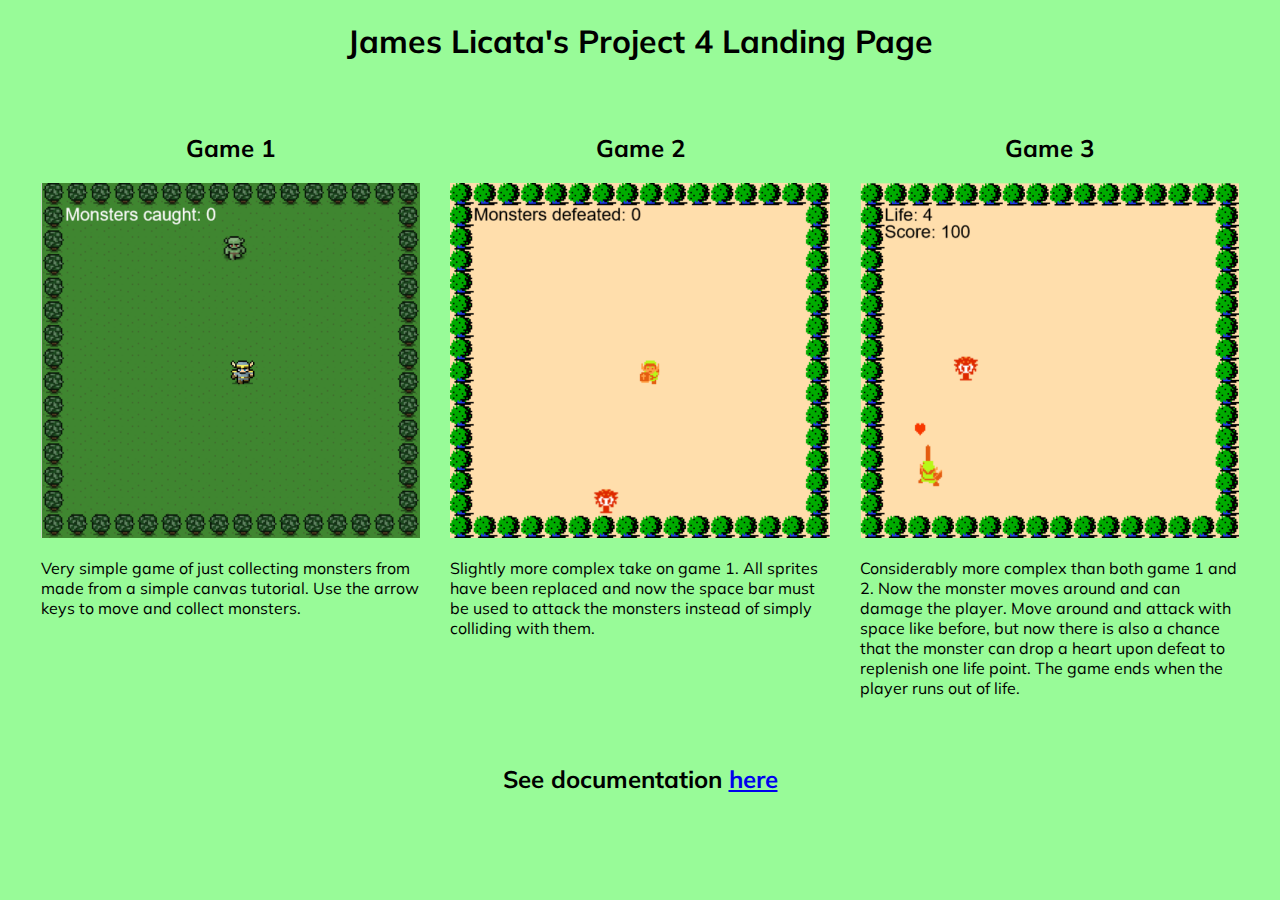
<file: index.html>
<!DOCTYPE html>
<html lang="en">

<head>
    <meta charset="UTF-8">
    <meta name="viewport" content="width=device-width, initial-scale=1.0">
    <meta http-equiv="X-UA-Compatible" content="ie=edge">
    <link rel="stylesheet" href="game.css">
    <title>Landing Page</title>
</head>

<body>
    <h1>James Licata's Project 4 Landing Page</h1>

    <div id="container">
        <div id="page1">
            <h2>Game 1</h2>
            <a href="page1.html">
                <img src="page1.png" alt="game 1 picture">
            </a>
            <p>Very simple game of just collecting monsters from made from a simple canvas tutorial. Use the arrow keys to move
                and collect monsters.</p>
        </div>
        <div id="page2">
            <h2>Game 2</h2>
            <a href="page2.html">
                <img src="page2.png" alt="game 2 picture">
            </a>
            <p>Slightly more complex take on game 1. All sprites have been replaced and now the space bar must be used to attack
                the monsters instead of simply colliding with them.</p>
        </div>
        <div id="page3">
            <h2>Game 3</h2>
            <a href="page3.html">
                <img src="page3.png" alt="game 3 picture">
            </a>
            <p>Considerably more complex than both game 1 and 2. Now the monster moves around and can damage the player. Move
                around and attack with space like before, but now there is also a chance that the monster can drop a heart
                upon defeat to replenish one life point. The game ends when the player runs out of life.
            </p>
        </div>
    </div>

    <footer>
        <h2>See documentation
            <a href="documentation.html">here</a>
        </h2>
    </footer>
</body>

</html>
</file>
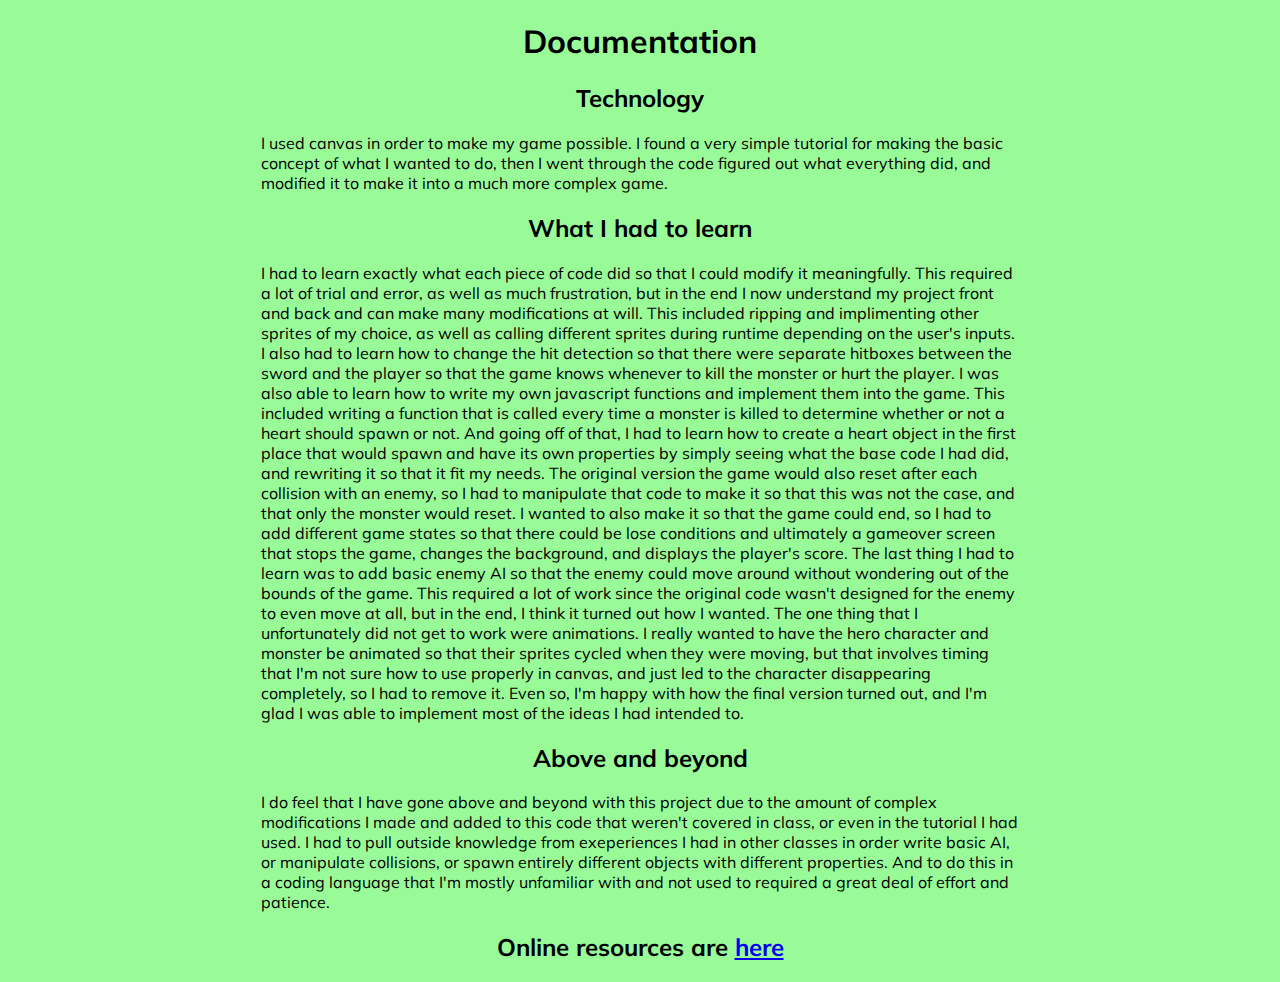
<file: documentation.html>
<!DOCTYPE html>
<html lang="en">

<head>
    <meta charset="UTF-8">
    <meta name="viewport" content="width=device-width, initial-scale=1.0">
    <meta http-equiv="X-UA-Compatible" content="ie=edge">
    <link rel="stylesheet" href="game.css">
    <title>Documentation</title>
</head>

<body>
    <div id="doc">
        <h1>Documentation</h1>
        <h2>Technology</h2>
        <p>
            I used canvas in order to make my game possible. I found a very simple tutorial for making the basic concept of what I wanted
            to do, then I went through the code figured out what everything did, and modified it to make it into a much more
            complex game.
        </p>
        <h2>What I had to learn</h2>
        <p>
            I had to learn exactly what each piece of code did so that I could modify it meaningfully. This required a lot of trial and
            error, as well as much frustration, but in the end I now understand my project front and back and can make many
            modifications at will. This included ripping and implimenting other sprites of my choice, as well as calling
            different sprites during runtime depending on the user's inputs. I also had to learn how to change the hit detection
            so that there were separate hitboxes between the sword and the player so that the game knows whenever to kill
            the monster or hurt the player. I was also able to learn how to write my own javascript functions and implement
            them into the game. This included writing a function that is called every time a monster is killed to determine
            whether or not a heart should spawn or not. And going off of that, I had to learn how to create a heart object
            in the first place that would spawn and have its own properties by simply seeing what the base code I had did,
            and rewriting it so that it fit my needs. The original version the game would also reset after each collision
            with an enemy, so I had to manipulate that code to make it so that this was not the case, and that only the monster
            would reset. I wanted to also make it so that the game could end, so I had to add different game states so that
            there could be lose conditions and ultimately a gameover screen that stops the game, changes the background,
            and displays the player's score. The last thing I had to learn was to add basic enemy AI so that the enemy could
            move around without wondering out of the bounds of the game. This required a lot of work since the original code
            wasn't designed for the enemy to even move at all, but in the end, I think it turned out how I wanted. The one
            thing that I unfortunately did not get to work were animations. I really wanted to have the hero character and
            monster be animated so that their sprites cycled when they were moving, but that involves timing that I'm not
            sure how to use properly in canvas, and just led to the character disappearing completely, so I had to remove
            it. Even so, I'm happy with how the final version turned out, and I'm glad I was able to implement most of the
            ideas I had intended to.
        </p>
        <h2>Above and beyond</h2>
        <p>
            I do feel that I have gone above and beyond with this project due to the amount of complex modifications I made and added
            to this code that weren't covered in class, or even in the tutorial I had used. I had to pull outside knowledge
            from exeperiences I had in other classes in order write basic AI, or manipulate collisions, or spawn entirely
            different objects with different properties. And to do this in a coding language that I'm mostly unfamiliar
            with and not used to required a great deal of effort and patience.
        </p>
        <h2>Online resources are
            <a href="http://www.lostdecadegames.com/how-to-make-a-simple-html5-canvas-game/">here</a>
        </h2>
    </div>
</body>

</html>
</file>
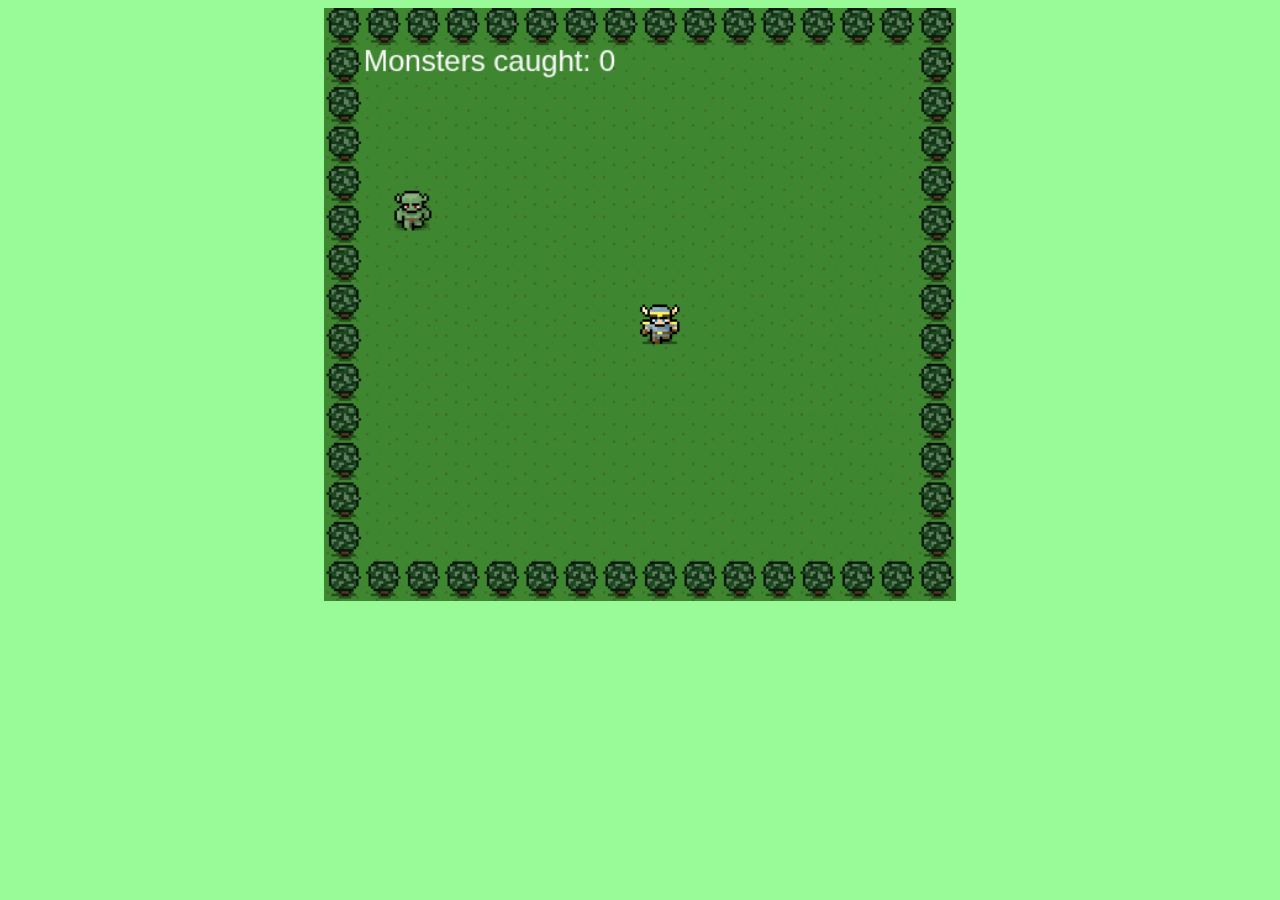
<file: page1.html>
<!DOCTYPE html>
<html lang="en">

<head>
    <meta charset="UTF-8">
    <meta name="viewport" content="width=device-width, initial-scale=1.0">
    <meta http-equiv="X-UA-Compatible" content="ie=edge">
    <link rel="stylesheet" href="game.css">
    <title>Simple Game 1</title>

</head>

<body>
    <script>
        var canvas = document.createElement("canvas");
        var ctx = canvas.getContext("2d");
        canvas.width = 512;
        canvas.height = 480;
        document.body.appendChild(canvas);

        // Background image
        var bgReady = false;
        var bgImage = new Image();
        bgImage.onload = function () {
            bgReady = true;
        };
        bgImage.src = "background.png";

        // Hero image
        var heroReady = false;
        var heroImage = new Image();
        heroImage.onload = function () {
            heroReady = true;
        };
        heroImage.src = "hero.png";

        // Monster image
        var monsterReady = false;
        var monsterImage = new Image();
        monsterImage.onload = function () {
            monsterReady = true;
        };
        monsterImage.src = "monster.png";

        // Game objects
        var hero =
            {
                speed: 256, // movement in pixels per second
                x: 0,
                y: 0
            };

        var monster =
            {
                x: 0,
                y: 0
            };
        var monstersCaught = 0;

        // Handle keyboard controls
        var keysDown = {};

        addEventListener("keydown", function (e) {
            keysDown[e.keyCode] = true;
        }, false);

        addEventListener("keyup", function (e) {
            delete keysDown[e.keyCode];
        }, false);

        // Reste the game when the player catches a monster
        var reset = function () {
            hero.x = canvas.width / 2;
            hero.y = canvas.height / 2;

            // Throw the monster somewhere on the screen randomly
            monster.x = 32 + (Math.random() * (canvas.width - 64));
            monster.y = 32 + (Math.random() * (canvas.height - 64));
        };

        // Update game objects
        var update = function (modifier) {
            if (38 in keysDown) // Player holding up
            {
                hero.y -= hero.speed * modifier;
            }
            if (40 in keysDown) // Player holding down
            {
                hero.y += hero.speed * modifier;
            }
            if (37 in keysDown) // Player holding left
            {
                hero.x -= hero.speed * modifier;
            }
            if (39 in keysDown) // Player holding right
            {
                hero.x += hero.speed * modifier;
            }

            // Are they touching?
            if (
                hero.x <= (monster.x + 32)
                && monster.x <= (hero.x + 32)
                && hero.y <= (monster.y + 32)
                && monster.y <= (hero.y + 32)
            ) {
                ++monstersCaught;
                reset();
            }
        };

        // Draw everything
        var render = function () {
            if (bgReady) {
                ctx.drawImage(bgImage, 0, 0);
            }

            if (heroReady) {
                ctx.drawImage(heroImage, hero.x, hero.y);
            }

            if (monsterReady) {
                ctx.drawImage(monsterImage, monster.x, monster.y);
            }

            // Score
            ctx.fillStyle = "rgb(250, 250, 250)";
            ctx.font = "24px Helvetica";
            ctx.textAlign = "left";
            ctx.textBaseline = "top";
            ctx.fillText("Monsters caught: " + monstersCaught, 32, 32);
        };

        // The main game loop
        var main = function () {
            var now = Date.now();
            var delta = now - then;

            update(delta / 1000);
            render();

            then = now;

            // Request to do this again ASAP
            requestAnimationFrame(main);
        };

        // Cross-browser support for requestAnimationFram
        var w = window;
        requestAnimationFrame = w.requestAnimationFrame || w.webkitRequestAnimationFrame || w.msRequestAnimationFrame || w.mozRequestAnimationFrame;

        // Play the game
        var then = Date.now();
        reset();
        main();
    </script>
</body>

</html>
</file>
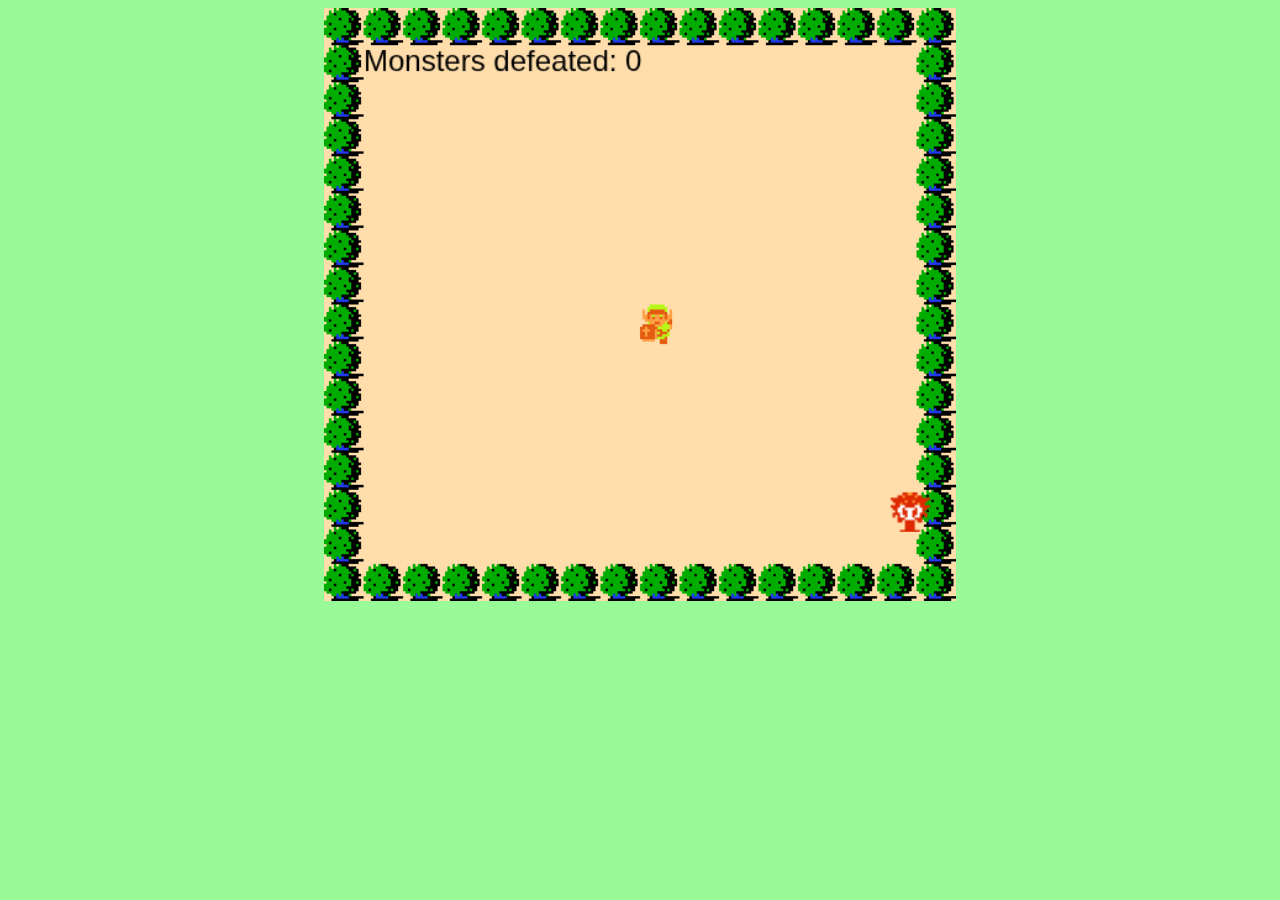
<file: page2.html>
<!DOCTYPE html>
<html lang="en">

<head>
    <meta charset="UTF-8">
    <meta name="viewport" content="width=device-width, initial-scale=1.0">
    <meta http-equiv="X-UA-Compatible" content="ie=edge">
    <link rel="stylesheet" href="game.css">
    <title>Simple Game 2</title>

</head>

<body>
    <script>
        var canvas = document.createElement("canvas");
        var ctx = canvas.getContext("2d");
        canvas.width = 512;
        canvas.height = 480;
        document.body.appendChild(canvas);

        // Background image
        var bgReady = false;
        var bgImage = new Image();
        bgImage.onload = function () {
            bgReady = true;
        };
        bgImage.src = "background2.png";

        // Hero image
        var heroReady = false;
        var linkDown = new Image();
        var linkDown2 = new Image();
        var linkRight = new Image();
        var linkRight2 = new Image();
        var linkUp = new Image();
        var linkUp2 = new Image();
        var linkLeft = new Image();
        var linkLeft2 = new Image();
        var linkStabDown = new Image();
        var linkStabUp = new Image();
        var linkStabLeft = new Image();
        var linkStabRight = new Image();
        linkDown.onload = function () {
            heroReady = true;
        };
        linkDown2.onload = function () {
            heroReady = true;
        };
        linkRight.onload = function () {
            heroReady = true;
        };
        linkRight2.onload = function () {
            heroReady = true;
        };
        linkUp.onload = function () {
            heroReady = true;
        };
        linkUp2.onload = function () {
            heroReady = true;
        };
        linkLeft.onload = function () {
            heroReady = true;
        };
        linkLeft2.onload = function () {
            heroReady = true;
        };
        linkStabDown.onload = function () {
            heroReady = true;
        };
        linkStabRight.onload = function () {
            heroReady = true;
        };
        linkStabLeft.onload = function () {
            heroReady = true;
        };
        linkStabUp.onload = function () {
            heroReady = true;
        };
        linkDown.src = "link/link.png";
        linkDown2.src = "link/link2.png";
        linkRight.src = "link/linkRight.png";
        linkRight2.src = "link/linkRight2.png";
        linkUp.src = "link/linkUp.png";
        linkUp2.src = "link/linkUp2.png";
        linkLeft.src = "link/linkLeft.png";
        linkLeft2.src = "link/linkLeft2.png";
        linkStabDown.src = "link/linkStabDown.png";
        linkStabRight.src = "link/linkStabRight.png";
        linkStabUp.src = "link/linkStabUp.png";
        linkStabLeft.src = "link/linkStabLeft.png";

        // Monster image
        var monsterReady = false;
        var monsterImage = new Image();
        monsterImage.onload = function () {
            monsterReady = true;
        };
        monsterImage.src = "octorock/octorockDown.png";

        // Game objects
        var hero =
            {
                speed: 256, // movement in pixels per second
                x: 0,
                y: 0
            };

        var monster =
            {
                x: 0,
                y: 0
            };
        var monstersCaught = 0;

        // Handle keyboard controls
        var keysDown = {};

        addEventListener("keydown", function (e) {
            keysDown[e.keyCode] = true;
        }, false);

        addEventListener("keyup", function (e) {
            delete keysDown[e.keyCode];
        }, false);

        // Reste the game when the player catches a monster
        var reset = function () {
            hero.x = canvas.width / 2;
            hero.y = canvas.height / 2;

            // Throw the monster somewhere on the screen randomly
            monster.x = 32 + (Math.random() * (canvas.width - 64));
            monster.y = 32 + (Math.random() * (canvas.height - 64));
        };

        let direction = "down"
        let attack = false;

        // Update game objects
        // checks for player inputs
        var update = function (modifier) {
            if (32 in keysDown) // Player holding space
            {
                attack = true;
            }
            else if (38 in keysDown) // Player holding up
            {
                hero.y -= hero.speed * modifier;
                direction = "up";
            }
            else if (40 in keysDown) // Player holding down
            {
                hero.y += hero.speed * modifier;
                direction = "down";
            }
            else if (37 in keysDown) // Player holding left
            {
                hero.x -= hero.speed * modifier;
                direction = "left";
            }
            else if (39 in keysDown) // Player holding right
            {
                hero.x += hero.speed * modifier;
                direction = "right";
            }

            else if (32 in keysDown) // Player holding space
            {
                attack = true;
            }

            // Are they touching?
            // each if calculates collision detection with the sword in each direction
            if (hero.x <= (monster.x + 32)
                && monster.x <= (hero.x + 32)
                && hero.y <= (monster.y + 32)
                && monster.y <= (hero.y + 50)
                && attack
                && direction == "down") {
                ++monstersCaught;
                reset();
            }

            else if (hero.x <= (monster.x + 32)
                && monster.x <= (hero.x + 32)
                && hero.y <= (monster.y + 50)
                && monster.y <= (hero.y + 32)
                && attack
                && direction == "up") {
                ++monstersCaught;
                reset();
            }

            else if (hero.x <= (monster.x + 50)
                && monster.x <= (hero.x + 32)
                && hero.y <= (monster.y + 32)
                && monster.y <= (hero.y + 32)
                && attack
                && direction == "left") {
                ++monstersCaught;
                reset();
            }

            else if (hero.x <= (monster.x + 32)
                && monster.x <= (hero.x + 50)
                && hero.y <= (monster.y + 32)
                && monster.y <= (hero.y + 32)
                && attack
                && direction == "right") {
                ++monstersCaught;
                reset();
            }
        };

        var timer = 0;
        // Draw everything
        var render = function () {
            if (bgReady) {
                ctx.drawImage(bgImage, 0, 0);
            }

            // draws based on which direction was pressed last and whether or not the player is attacking
            if (heroReady) {
                if (direction == "up") {
                    if (attack) {
                        ctx.drawImage(linkStabUp, hero.x, hero.y - 20);
                    }
                    else ctx.drawImage(linkUp, hero.x, hero.y);

                    attack = false;
                }

                if (direction == "down") {
                    if (attack) {
                        ctx.drawImage(linkStabDown, hero.x, hero.y);
                    }
                    else ctx.drawImage(linkDown, hero.x, hero.y);

                    attack = false;
                }

                if (direction == "left") {
                    if (attack) {
                        ctx.drawImage(linkStabLeft, hero.x - 20, hero.y);
                    }
                    else ctx.drawImage(linkLeft, hero.x, hero.y);

                    attack = false;
                }

                if (direction == "right") {
                    if (attack) {
                        ctx.drawImage(linkStabRight, hero.x, hero.y);
                    }
                    else ctx.drawImage(linkRight, hero.x, hero.y);

                    attack = false;
                }
            }

            if (monsterReady) {
                ctx.drawImage(monsterImage, monster.x, monster.y);
            }

            // Score
            ctx.fillStyle = "black";
            ctx.font = "24px Helvetica";
            ctx.textAlign = "left";
            ctx.textBaseline = "top";
            ctx.fillText("Monsters defeated: " + monstersCaught, 32, 32);
        };

        // The main game loop
        var main = function () {
            var now = Date.now();
            var delta = now - then;

            update(delta / 1000);
            render();

            then = now;

            // Request to do this again ASAP
            requestAnimationFrame(main);
        };

        // Cross-browser support for requestAnimationFram
        var w = window;
        requestAnimationFrame = w.requestAnimationFrame || w.webkitRequestAnimationFrame || w.msRequestAnimationFrame || w.mozRequestAnimationFrame;

        // Play the game
        var then = Date.now();
        reset();
        main();
    </script>

</body>

</html>
</file>
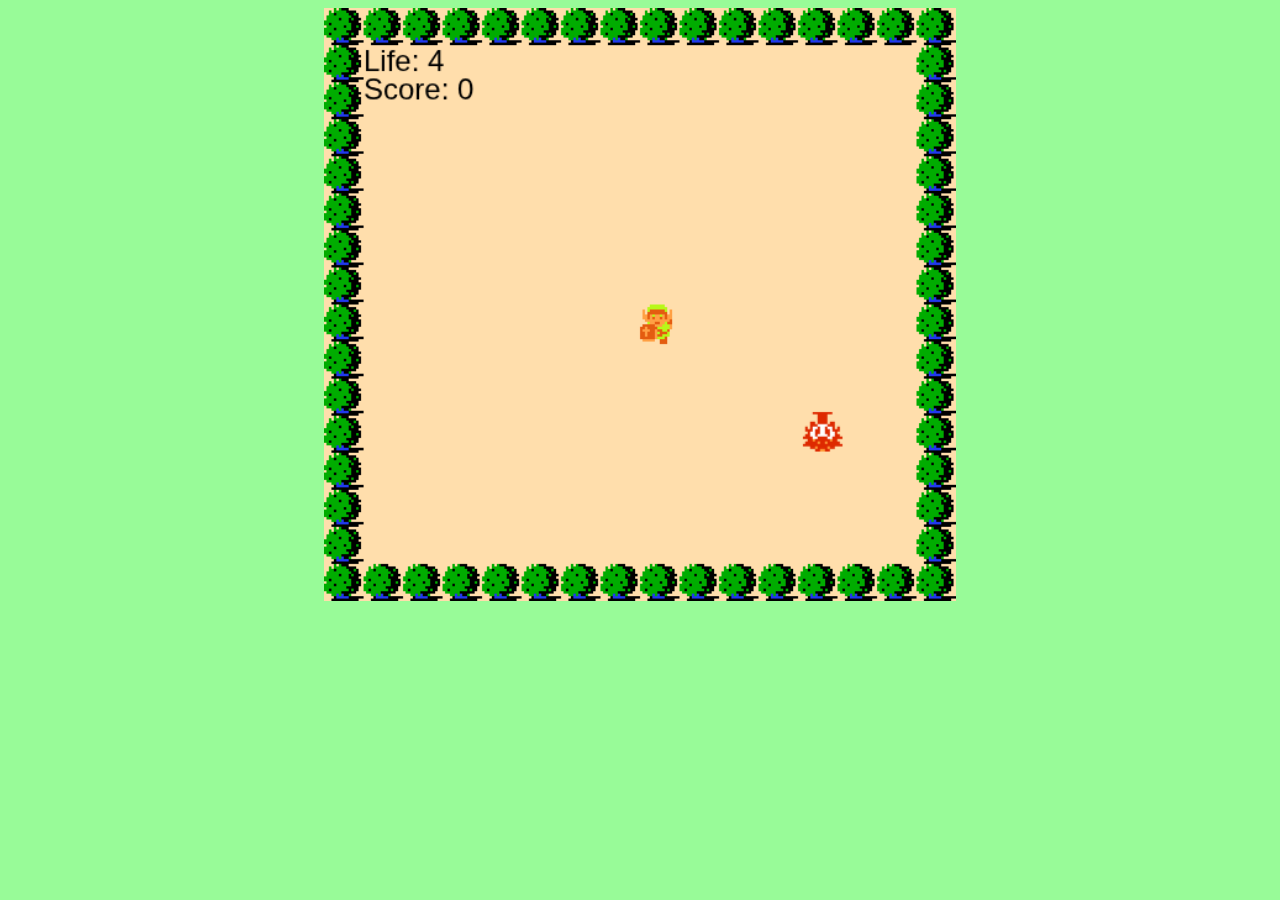
<file: page3.html>
<!DOCTYPE html>
<html lang="en">

<head>
    <meta charset="UTF-8">
    <meta name="viewport" content="width=device-width, initial-scale=1.0">
    <meta http-equiv="X-UA-Compatible" content="ie=edge">
    <link rel="stylesheet" href="game.css">
    <title>Simple Game 3</title>

</head>

<body>
    <script>
        var canvas = document.createElement("canvas");
        var ctx = canvas.getContext("2d");
        canvas.width = 512;
        canvas.height = 480;
        document.body.appendChild(canvas);

        // Background image
        var bgReady = false;
        var bgImage = new Image();
        var gameover = new Image();
        bgImage.onload = function () {
            bgReady = true;
        };
        gameover.onload = function () {
            bgReady = true;
        };
        bgImage.src = "background2.png";
        gameover.src = "gameover.png";

        // Hero image
        var heroReady = false;
        var linkDown = new Image();
        var linkDown2 = new Image();
        var linkRight = new Image();
        var linkRight2 = new Image();
        var linkUp = new Image();
        var linkUp2 = new Image();
        var linkLeft = new Image();
        var linkLeft2 = new Image();
        var linkStabDown = new Image();
        var linkStabUp = new Image();
        var linkStabLeft = new Image();
        var linkStabRight = new Image();
        linkDown.onload = function () {
            heroReady = true;
        };
        linkDown2.onload = function () {
            heroReady = true;
        };
        linkRight.onload = function () {
            heroReady = true;
        };
        linkRight2.onload = function () {
            heroReady = true;
        };
        linkUp.onload = function () {
            heroReady = true;
        };
        linkUp2.onload = function () {
            heroReady = true;
        };
        linkLeft.onload = function () {
            heroReady = true;
        };
        linkLeft2.onload = function () {
            heroReady = true;
        };
        linkStabDown.onload = function () {
            heroReady = true;
        };
        linkStabRight.onload = function () {
            heroReady = true;
        };
        linkStabLeft.onload = function () {
            heroReady = true;
        };
        linkStabUp.onload = function () {
            heroReady = true;
        };
        linkDown.src = "link/link.png";
        linkDown2.src = "link/link2.png";
        linkRight.src = "link/linkRight.png";
        linkRight2.src = "link/linkRight2.png";
        linkUp.src = "link/linkUp.png";
        linkUp2.src = "link/linkUp2.png";
        linkLeft.src = "link/linkLeft.png";
        linkLeft2.src = "link/linkLeft2.png";
        linkStabDown.src = "link/linkStabDown.png";
        linkStabRight.src = "link/linkStabRight.png";
        linkStabUp.src = "link/linkStabUp.png";
        linkStabLeft.src = "link/linkStabLeft.png";

        // Monster image
        var monsterReady = false;
        var monsterDown = new Image();
        var monsterUp = new Image();
        var monsterRight = new Image();
        var monsterLeft = new Image();
        monsterDown.onload = function () {
            monsterReady = true;
        };
        monsterUp.onload = function () {
            monsterReady = true;
        };
        monsterLeft.onload = function () {
            monsterReady = true;
        };
        monsterRight.onload = function () {
            monsterReady = true;
        };

        monsterDown.src = "octorock/octorockDown.png";
        monsterUp.src = "octorock/octorockUp.png";
        monsterRight.src = "octorock/octorockRight.png";
        monsterLeft.src = "octorock/octorockLeft.png";

        // heart image
        var heartReady = false;
        var heartImage = new Image();
        heartImage.onload = function () {
            heartReady = true;
        };

        heartImage.src = "heart.png";

        // Game objects
        var hero =
            {
                speed: 256, // movement in pixels per second
                x: 0,
                y: 0
            };

        var monster =
            {
                speed: 100,
                x: 0,
                y: 0
            };

        var heart =
            {
                x: 0,
                y: 0
            };
        var monstersCaught = 0;

        // Handle keyboard controls
        var keysDown = {};

        addEventListener("keydown", function (e) {
            keysDown[e.keyCode] = true;
        }, false);

        addEventListener("keyup", function (e) {
            delete keysDown[e.keyCode];
        }, false);

        // Reset the monster when the player kills it
        var reset = function () {
            // Throw the monster somewhere on the screen randomly
            monster.x = 32 + (Math.random() * (canvas.width - 70));
            monster.y = 32 + (Math.random() * (canvas.height - 70));
            num = Math.random();
        };

        let num = 0;
        let direction = "down"
        let attack = false;
        let right = false;
        let down = false;
        let heartAppear = false;
        var which = Math.random();
        if (which >= .25 && which < .50) {
            right = true;
        }

        else {
            down = true;
        }

        // Update game objects

        var update = function (modifier) {
            if (life <= 0) {
                isGameOver = true;
            }
            // checks for player inputs
            if (32 in keysDown) // Player holding space
            {
                attack = true;
            }
            else if (38 in keysDown) // Player holding up
            {
                hero.y -= hero.speed * modifier;
                direction = "up";
            }
            else if (40 in keysDown) // Player holding down
            {
                hero.y += hero.speed * modifier;
                direction = "down";
            }
            else if (37 in keysDown) // Player holding left
            {
                hero.x -= hero.speed * modifier;
                direction = "left";
            }
            else if (39 in keysDown) // Player holding right
            {
                hero.x += hero.speed * modifier;
                direction = "right";
            }

            else if (32 in keysDown) // Player holding space
            {
                attack = true;
            }

            if (monsterDir == "right") {
                monster.x += monster.speed * modifier;

                if (monster.x + 60 > canvas.width) // out of bounds
                {
                    num = .9; // changes direction to left
                }
            }

            else if (monsterDir == "left") {
                monster.x -= monster.speed * modifier;

                if (monster.x - 30 < 0) // out of bounds
                {
                    num = .5; // changes direction to right
                }
            }

            else if (monsterDir == "up") {
                monster.y -= monster.speed * modifier;

                if (monster.y - 30 < 0) // out of bounds
                {
                    num = .1; // changes direction to down
                }

            }

            else if (monsterDir == "down") {
                monster.y += monster.speed * modifier;

                if (monster.y + 60 > canvas.height) // out of bounds
                {
                    num = .3; // changes direction to up
                }
            }

            // Are they touching?
            // each if calculates collision detection with the sword in each direction
            if (hero.x <= (monster.x + 32)
                && monster.x <= (hero.x + 32)
                && hero.y <= (monster.y + 32)
                && monster.y <= (hero.y + 50)
                && attack
                && direction == "down") {
                ++monstersCaught;
                isHeart();
                reset();
            }

            else if (hero.x <= (monster.x + 32)
                && monster.x <= (hero.x + 32)
                && hero.y <= (monster.y + 50)
                && monster.y <= (hero.y + 32)
                && attack
                && direction == "up") {
                ++monstersCaught;
                isHeart();
                reset();
            }

            else if (hero.x <= (monster.x + 50)
                && monster.x <= (hero.x + 32)
                && hero.y <= (monster.y + 32)
                && monster.y <= (hero.y + 32)
                && attack
                && direction == "left") {
                ++monstersCaught;
                isHeart();
                reset();
            }

            else if (hero.x <= (monster.x + 32)
                && monster.x <= (hero.x + 50)
                && hero.y <= (monster.y + 32)
                && monster.y <= (hero.y + 32)
                && attack
                && direction == "right") {
                ++monstersCaught;
                isHeart();
                reset();
            }

            // if player touches the enemy without attacking
            else if (hero.x <= (monster.x + 32)
                && monster.x <= (hero.x + 32)
                && hero.y <= (monster.y + 32)
                && monster.y <= (hero.y + 32)) {
                if (direction == "down") {
                    hero.y -= 40; // bounce the player in the opposite direction
                }

                else if (direction == "up") {
                    hero.y += 40;
                }

                else if (direction == "left") {
                    hero.x += 40;
                }

                else if (direction == "right") {
                    hero.x -= 40;
                }

                life--; // subtract life
            }

            if (hero.x <= (heart.x + 10)
                && heart.x <= (hero.x + 32)
                && hero.y <= (heart.y + 10)
                && heart.y <= (hero.y + 32)) {
                heartAppear = false;
                heart.x = 2000;
                heart.y = 2000;

                if (life < 4) {
                    life++;
                }
            }

        };

        var timer = 0;
        let isGameOver = false;
        let monsterDir = "";
        // Draw everything
        var render = function () {
            if (isGameOver == true) {
                ctx.drawImage(gameover, 0, 0);

                // game over text
                ctx.fillStyle = "black";
                ctx.font = "24px Helvetica";
                ctx.textAlign = "center";
                ctx.textBaseline = "top";
                ctx.fillText("GAME OVER", canvas.width / 2, canvas.height / 2);
                ctx.fillText("Score: " + monstersCaught * 100, canvas.width / 2, (canvas.height / 2) + 50);
            }
            else {
                if (bgReady) {
                    ctx.drawImage(bgImage, 0, 0);
                }

                // draws based on which direction was pressed last and whether or not the player is attacking
                if (heroReady) {
                    if (direction == "up") {
                        if (attack) {
                            ctx.drawImage(linkStabUp, hero.x, hero.y - 20);
                        }
                        else ctx.drawImage(linkUp, hero.x, hero.y);

                        attack = false;
                    }

                    if (direction == "down") {
                        if (attack) {
                            ctx.drawImage(linkStabDown, hero.x, hero.y);
                        }
                        else ctx.drawImage(linkDown, hero.x, hero.y);

                        attack = false;
                    }

                    if (direction == "left") {
                        if (attack) {
                            ctx.drawImage(linkStabLeft, hero.x - 20, hero.y);
                        }
                        else ctx.drawImage(linkLeft, hero.x, hero.y);

                        attack = false;
                    }

                    if (direction == "right") {
                        if (attack) {
                            ctx.drawImage(linkStabRight, hero.x, hero.y);
                        }
                        else ctx.drawImage(linkRight, hero.x, hero.y);

                        attack = false;
                    }
                }

                if (monsterReady) {

                    if (num < .25) // down
                    {
                        ctx.drawImage(monsterDown, monster.x, monster.y);
                        monsterDir = "down";
                    }

                    else if (num >= .25 && num < .5) // up
                    {
                        ctx.drawImage(monsterUp, monster.x, monster.y);
                        monsterDir = "up";
                    }

                    else if (num >= .5 && num < .75) // right
                    {
                        ctx.drawImage(monsterRight, monster.x, monster.y);
                        monsterDir = "right";
                    }

                    else // left
                    {
                        ctx.drawImage(monsterLeft, monster.x, monster.y);
                        monsterDir = "left";
                    }

                }

                if (heartReady) {
                    {
                        if (heartAppear == true) {
                            ctx.drawImage(heartImage, heart.x, heart.y);
                        }
                    }
                }
                // Score
                ctx.fillStyle = "black";
                ctx.font = "24px Helvetica";
                ctx.textAlign = "left";
                ctx.textBaseline = "top";
                ctx.fillText("Score: " + monstersCaught * 100, 32, 55);
                ctx.fillText("Life: " + life, 32, 32);
            }
        };

        // determines whether a hear should appear
        var isHeart = function () {
            var prob = Math.random();
            if (prob > .80) {
                heart.x = monster.x;
                heart.y = monster.y;
                heartAppear = true;
            }
        }

        // The main game loop
        var main = function () {
            var now = Date.now();
            var delta = now - then;

            update(delta / 1000);
            render();

            then = now;

            // Request to do this again ASAP
            requestAnimationFrame(main);
        };

        // Cross-browser support for requestAnimationFram
        var w = window;
        requestAnimationFrame = w.requestAnimationFrame || w.webkitRequestAnimationFrame || w.msRequestAnimationFrame || w.mozRequestAnimationFrame;

        // Play the game
        var then = Date.now();
        hero.x = canvas.width / 2;
        hero.y = canvas.height / 2;
        var life = 4;
        reset();
        main();
    </script>
</body>

</html>
</file>
<file: game.css>
@import url('https://fonts.googleapis.com/css?family=Muli');
body
{
    font-family: 'Muli';
    background-color: palegreen; 
}

h1
{
    text-align: center;
}

h2
{
    text-align: center;
}

img
{
    justify-content: center;
    text-align: center;
    max-width: 100%;
}

#container
{
    display: flex;
    flex-wrap:wrap;
    padding-bottom: 15px;
    padding-top: 15px;
    margin: auto;
    justify-content: center;
}

#container div
{
    max-width: 30%;
    padding: 15px;
    transition: background-color .5s;
}

canvas
{
    display: block;
    margin: 0 auto;
    width: 50%;
}

#container div:hover    
{
    background-color: rgb(90, 90, 238);
}

#doc
{
    display: block;
    justify-content: center;
}

#doc p
{
    margin-left: 20%;
    margin-right: 20%;
}

@media screen and (max-width: 480px)
{
    #container
    {
        justify-content: flex-start;
    }

    #container div
    {
        max-width: 100%;
    }

    #main
    { /*removes padding from the middle div so it's aligned properly*/
        padding-left: 0px;
        padding-right: 0px;
    }

    canvas
    {      
        width: 100%;
    }
}
</file>
